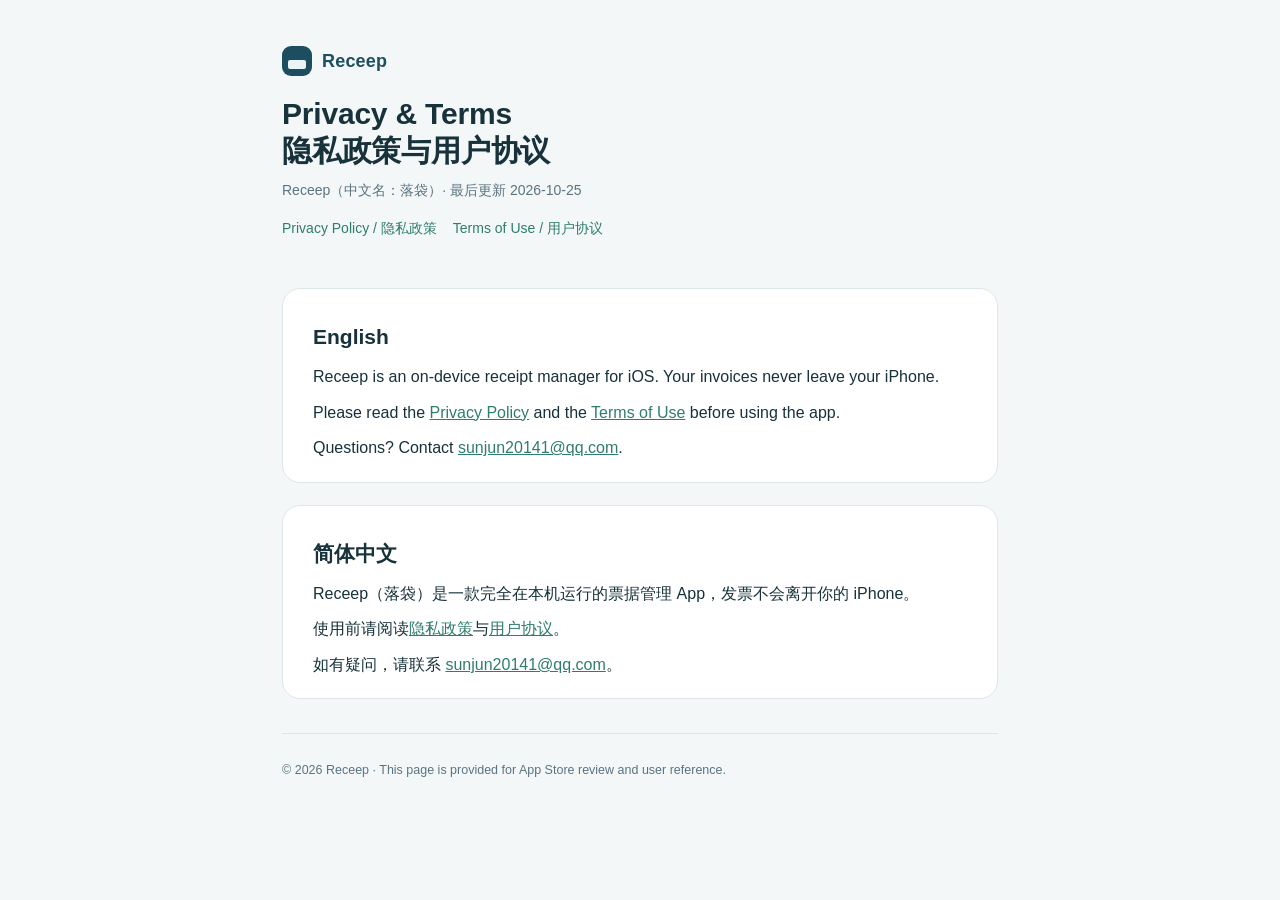
<file: index.html>
<!DOCTYPE html>
<html lang="zh-CN">
<head>
<meta charset="utf-8">
<meta name="viewport" content="width=device-width, initial-scale=1">
<title>Receep · Privacy & Terms / 隐私与条款</title>
<link rel="stylesheet" href="style.css">
</head>
<body>
<div class="wrap">
  <header class="site">
    <div class="brand"><span class="mark"></span>Receep</div>
    <h1>Privacy &amp; Terms<br>隐私政策与用户协议</h1>
    <p class="sub">Receep（中文名：落袋）· 最后更新 2026-10-25</p>
    <nav class="legal">
      <a href="privacy.html">Privacy Policy / 隐私政策</a>
      <a href="terms.html">Terms of Use / 用户协议</a>
    </nav>
  </header>

  <section class="lang">
    <h2>English</h2>
    <p>Receep is an on-device receipt manager for iOS. Your invoices never leave your iPhone.</p>
    <p>Please read the <a href="privacy.html">Privacy Policy</a> and the <a href="terms.html">Terms of Use</a> before using the app.</p>
    <p>Questions? Contact <a href="mailto:sunjun20141@qq.com">sunjun20141@qq.com</a>.</p>
  </section>

  <section class="lang">
    <h2>简体中文</h2>
    <p>Receep（落袋）是一款完全在本机运行的票据管理 App，发票不会离开你的 iPhone。</p>
    <p>使用前请阅读<a href="privacy.html">隐私政策</a>与<a href="terms.html">用户协议</a>。</p>
    <p>如有疑问，请联系 <a href="mailto:sunjun20141@qq.com">sunjun20141@qq.com</a>。</p>
  </section>

  <footer class="site">
    © 2026 Receep · This page is provided for App Store review and user reference.
  </footer>
</div>
</body>
</html>
</file>
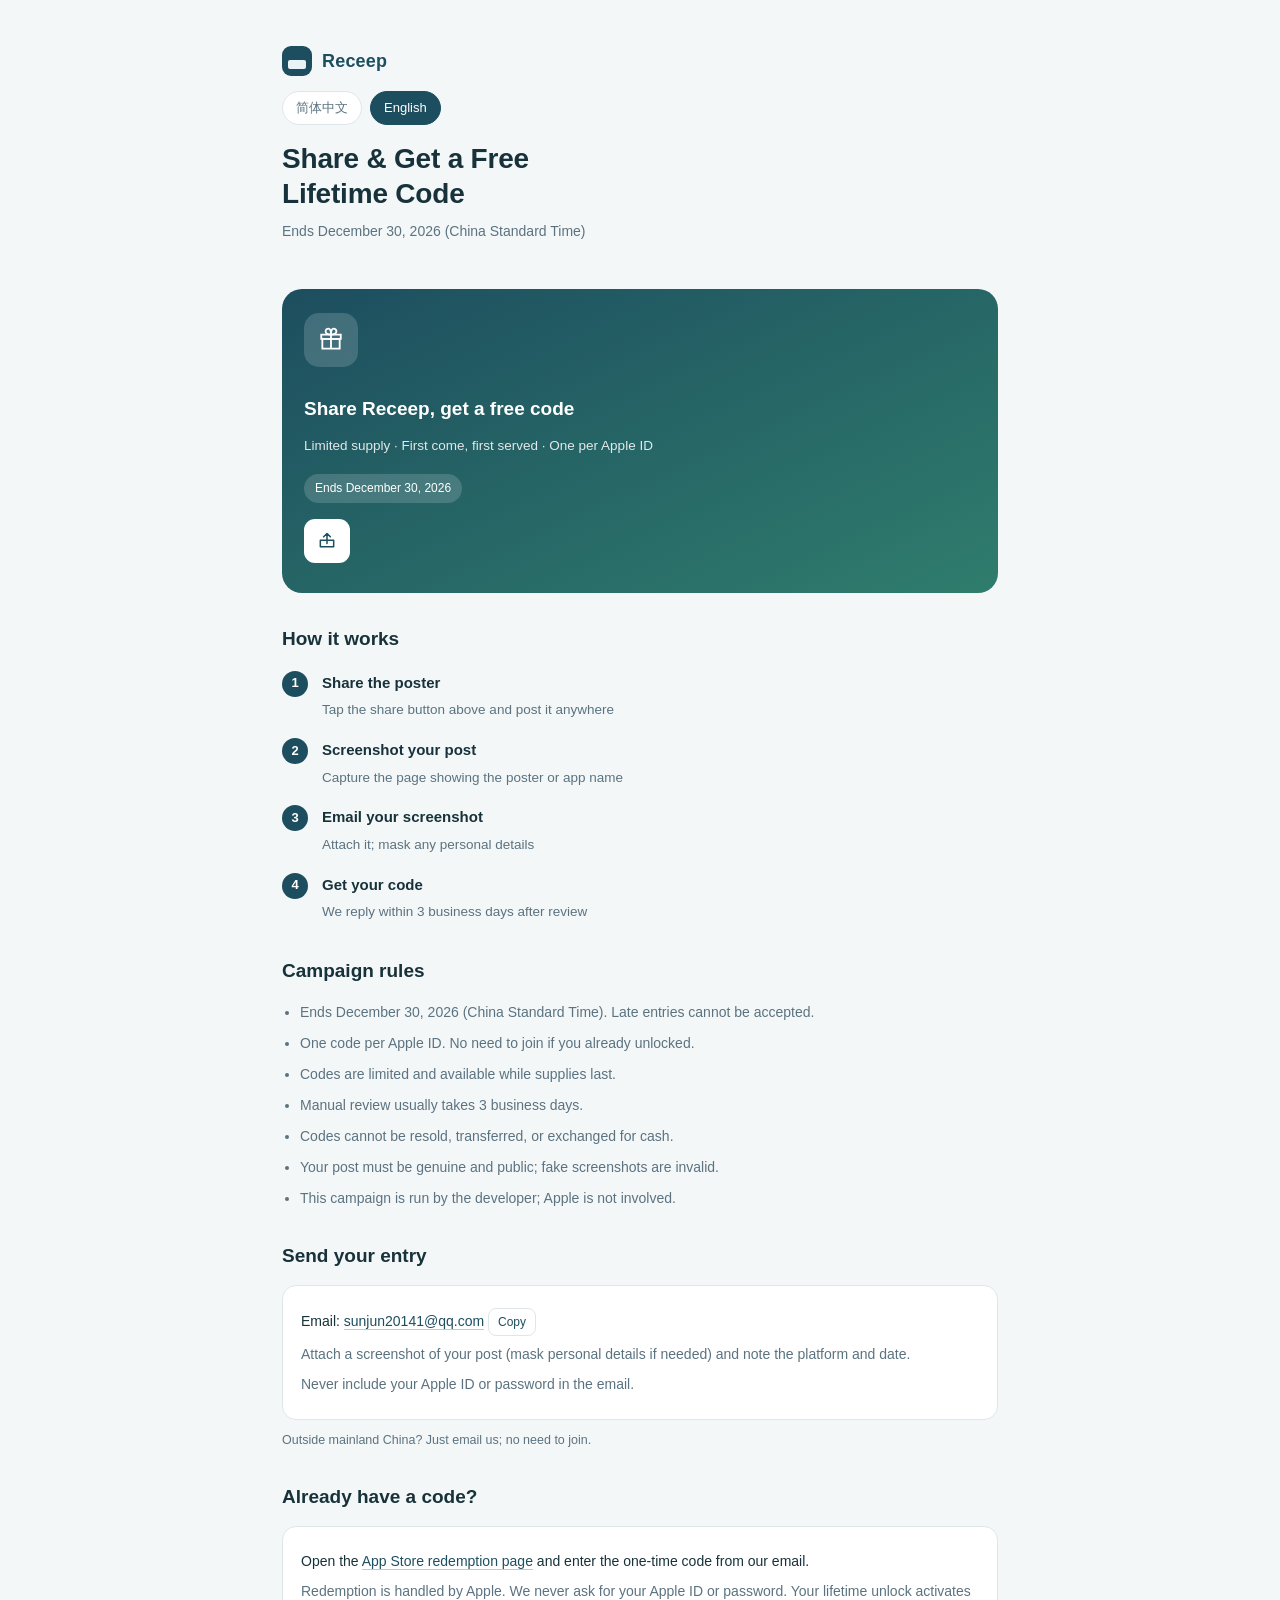
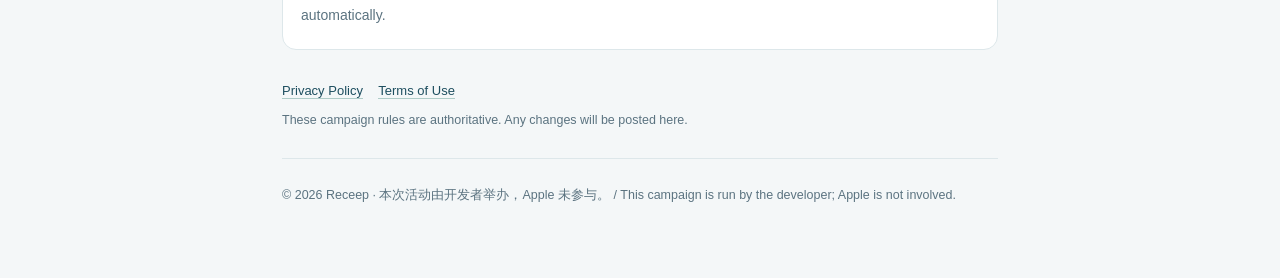
<file: campaign.html>
<!DOCTYPE html>
<html lang="zh-CN">
<head>
<meta charset="utf-8">
<meta name="viewport" content="viewport-fit=cover, width=device-width, initial-scale=1">
<title>分享有礼 · 免费领兑换码 / Share &amp; Get a Code</title>
<meta name="description" content="分享落袋（Receep）至社交平台，凭截图领取永久版兑换码。活动截止 2026 年 12 月 30 日。">
<meta property="og:title" content="落袋 Receep 分享有礼 · 免费领兑换码">
<meta property="og:description" content="分享落袋至社交平台，凭截图领取永久版兑换码。活动截止 2026 年 12 月 30 日。">
<link rel="stylesheet" href="style.css">
<style>
  .campaign h1 { font-size: 28px; margin: 16px 0 8px; }
  .lang-switch { display: flex; gap: 8px; margin-top: 14px; }
  .lang-switch button {
    border: 1px solid var(--line); background: #fff; color: var(--muted);
    border-radius: 999px; padding: 5px 13px; font: inherit; font-size: 13px; cursor: pointer;
  }
  .lang-switch button.on { background: var(--brand); border-color: var(--brand); color: #fff; }
  .hero {
    background: linear-gradient(155deg, #1d4e5f 0%, #2f7d6d 100%);
    color: #fff; border-radius: 20px; padding: 24px 22px 22px; margin: 20px 0 10px;
  }
  .hero .gift {
    width: 54px; height: 54px; border-radius: 15px;
    background: rgba(255,255,255,.16); display: flex; align-items: center; justify-content: center;
    margin-bottom: 14px;
  }
  .hero h2 { color: #fff; font-size: 23px; line-height: 1.3; margin: 0 0 8px; }
  .hero p { color: rgba(255,255,255,.86); font-size: 13.5px; margin: 0 0 16px; }
  .pill {
    display: inline-block; background: rgba(255,255,255,.16); border-radius: 999px;
    padding: 4px 11px; font-size: 12px; color: #fff; margin-bottom: 16px;
  }
  .btn {
    display: inline-block; border-radius: 11px; padding: 11px 18px; font-size: 14px;
    font-weight: 600; text-decoration: none; margin: 0 8px 8px 0; cursor: pointer;
    border: 1px solid transparent;
  }
  .btn.primary { background: #fff; color: var(--brand); }
  .btn.ghost { border-color: rgba(255,255,255,.55); color: #fff; }
  .btn.share {
    width: 46px; height: 44px; padding: 0;
    display: inline-flex; align-items: center; justify-content: center;
    vertical-align: top;
  }
  .campaign h2 { font-size: 19px; margin: 30px 0 12px; }
  .steps { list-style: none; padding: 0; margin: 0; counter-reset: step; }
  .steps li { position: relative; padding-left: 40px; margin: 14px 0; }
  .steps li::before {
    counter-increment: step; content: counter(step);
    position: absolute; left: 0; top: 1px; width: 26px; height: 26px;
    background: var(--brand); color: #fff; border-radius: 50%;
    font-size: 13px; font-weight: 700; display: flex; align-items: center; justify-content: center;
  }
  .steps strong { display: block; font-size: 15px; }
  .steps span { color: var(--muted); font-size: 13.5px; }
  .rules { padding-left: 18px; margin: 0; }
  .rules li { margin: 7px 0; font-size: 14px; color: var(--muted); }
  .card {
    background: var(--card); border: 1px solid var(--line); border-radius: 14px;
    padding: 16px 18px; margin: 10px 0;
  }
  .card p { margin: 6px 0; font-size: 14px; }
  .hint { color: var(--muted); font-size: 12.5px; }
  .copy {
    border: 1px solid var(--line); background: #fff; color: var(--brand);
    border-radius: 8px; padding: 3px 9px; font: inherit; font-size: 12px; cursor: pointer;
  }
  .qr { width: 240px; max-width: 100%; display: block; margin: 14px auto 6px; border-radius: 12px; border: 1px solid var(--line); }
  .link { color: var(--brand); text-decoration: none; border-bottom: 1px solid rgba(47,125,109,.35); }
  .cn-reveal {
    display: inline-block; border: 1px solid var(--line); background: #fff; color: var(--brand);
    border-radius: 10px; padding: 8px 12px; font: inherit; font-size: 13px; cursor: pointer; margin: 4px 0 8px;
  }
  .legal-links { margin-top: 30px; font-size: 13px; }
  .legal-links a { margin-right: 12px; }
  footer.site { margin-top: 26px; }
</style>
</head>
<body>
<div class="wrap campaign">
  <header class="site">
    <div class="brand"><span class="mark"></span><span data-lang="zh">落袋</span><span data-lang="en" hidden>Receep</span></div>
    <div class="lang-switch">
      <button type="button" data-set-lang="zh" class="on">简体中文</button>
      <button type="button" data-set-lang="en">English</button>
    </div>
    <h1 data-lang="zh">分享有礼<br>免费领永久版兑换码</h1>
    <h1 data-lang="en" hidden>Share &amp; Get a Free<br>Lifetime Code</h1>
    <p class="sub" data-lang="zh">活动截止 2026 年 12 月 30 日（北京时间）</p>
    <p class="sub" data-lang="en" hidden>Ends December 30, 2026 (China Standard Time)</p>
  </header>

  <section data-lang="zh">
    <div class="hero">
      <div class="gift">
        <svg width="26" height="26" viewBox="0 0 24 24" fill="none" aria-hidden="true">
          <path d="M4 11h16v9H4v-9Z" stroke="#fff" stroke-width="1.7"/>
          <path d="M3 7h18v4H3V7Z" stroke="#fff" stroke-width="1.7"/>
          <path d="M12 7v13M12 7c-3.5 0-5-1.2-5-3s1.5-2.5 2.6-2.5C11 1.5 12 3.5 12 7Zm0 0c3.5 0 5-1.2 5-3s-1.5-2.5-2.6-2.5C13 1.5 12 3.5 12 7Z" stroke="#fff" stroke-width="1.7"/>
        </svg>
      </div>
      <h2>分享落袋，免费领兑换码</h2>
      <p>数量有限 · 先到先得 · 每个 Apple ID 限一次</p>
      <span class="pill">活动截止：2026 年 12 月 30 日</span>
      <div>
        <button type="button" class="btn primary share" data-share aria-label="分享海报">
          <svg width="20" height="20" viewBox="0 0 24 24" fill="none" stroke="currentColor"
               stroke-width="1.8" stroke-linecap="round" stroke-linejoin="round" aria-hidden="true">
            <path d="M12 15V3M8 7l4-4 4 4"/>
            <path d="M4 11h16v8H4z"/>
          </svg>
        </button>
      </div>
    </div>

    <h2>参与方式</h2>
    <ol class="steps">
      <li><strong>分享海报</strong><span>点上方分享按钮，用系统分享面板发到任意社交平台</span></li>
      <li><strong>截图已发布的内容</strong><span>截取包含海报或 App 名称的页面</span></li>
      <li><strong>发送到活动邮箱</strong><span>附上截图，可先打码个人信息</span></li>
      <li><strong>收到兑换码</strong><span>人工核验后 3 个工作日内回复</span></li>
    </ol>

    <h2>活动规则</h2>
    <ul class="rules">
      <li>活动截止 2026 年 12 月 30 日（北京时间），逾期提交不再受理。</li>
      <li>每个 Apple ID 限领一次，已解锁用户无需参与。</li>
      <li>兑换码数量有限，先到先得，送完即止。</li>
      <li>人工核验通常需要 3 个工作日。</li>
      <li>兑换码不可转售、转让或兑换现金。</li>
      <li>分享内容需真实公开，禁止伪造截图。</li>
      <li>本次活动由开发者举办，Apple 未参与。</li>
    </ul>

    <h2>发送申请</h2>
    <div class="card">
      <p>邮箱：<a class="link" href="mailto:sunjun20141@qq.com?subject=Receep%20%E5%88%86%E4%BA%AB%E6%9C%89%E7%A4%BC%20%C2%B7%20%E5%85%91%E6%8D%A2%E7%A0%81%E7%94%B3%E8%AF%B7">sunjun20141@qq.com</a>
        <button type="button" class="copy" data-copy="sunjun20141@qq.com" data-copied="已复制">复制</button>
      </p>
      <p class="hint">请附上分享截图（可打码个人信息），并注明分享平台与时间。</p>
      <p class="hint">请勿在邮件中发送 Apple ID 或密码。</p>
    </div>

    <div class="cn-only">
      <h2>中国大陆用户</h2>
      <div class="card">
        <p>QQ 群：<strong>468141972</strong>（app技术交流）</p>
        <img class="qr" src="assets/qq-group.jpg" alt="QQ 群二维码：468141972">
        <p class="hint">扫码加入，群内会同步活动进度与发放说明。</p>
      </div>
    </div>
    <p class="hint cn-reveal-wrap">不在中国大陆？直接发邮件即可，无需加群。</p>

    <h2>已收到兑换码？</h2>
    <div class="card">
      <p>打开 <a class="link" href="https://apps.apple.com/redeem">App Store 兑换页面</a>，输入邮件中的一次性兑换码。</p>
      <p class="hint">兑换由 Apple 处理，App 内不会索取 Apple ID 或密码。兑换成功后，永久版权益会自动生效。</p>
    </div>

    <p class="legal-links">
      <a class="link" href="privacy.html">隐私政策</a>
      <a class="link" href="terms.html">用户协议</a>
    </p>
    <p class="hint">活动规则以本页为准，如有调整会在此更新。</p>
  </section>

  <section data-lang="en" hidden>
    <div class="hero">
      <div class="gift">
        <svg width="26" height="26" viewBox="0 0 24 24" fill="none" aria-hidden="true">
          <path d="M4 11h16v9H4v-9Z" stroke="#fff" stroke-width="1.7"/>
          <path d="M3 7h18v4H3V7Z" stroke="#fff" stroke-width="1.7"/>
          <path d="M12 7v13M12 7c-3.5 0-5-1.2-5-3s1.5-2.5 2.6-2.5C11 1.5 12 3.5 12 7Zm0 0c3.5 0 5-1.2 5-3s-1.5-2.5-2.6-2.5C13 1.5 12 3.5 12 7Z" stroke="#fff" stroke-width="1.7"/>
        </svg>
      </div>
      <h2>Share Receep, get a free code</h2>
      <p>Limited supply · First come, first served · One per Apple ID</p>
      <span class="pill">Ends December 30, 2026</span>
      <div>
        <button type="button" class="btn primary share" data-share aria-label="Share poster">
          <svg width="20" height="20" viewBox="0 0 24 24" fill="none" stroke="currentColor"
               stroke-width="1.8" stroke-linecap="round" stroke-linejoin="round" aria-hidden="true">
            <path d="M12 15V3M8 7l4-4 4 4"/>
            <path d="M4 11h16v8H4z"/>
          </svg>
        </button>
      </div>
    </div>

    <h2>How it works</h2>
    <ol class="steps">
      <li><strong>Share the poster</strong><span>Tap the share button above and post it anywhere</span></li>
      <li><strong>Screenshot your post</strong><span>Capture the page showing the poster or app name</span></li>
      <li><strong>Email your screenshot</strong><span>Attach it; mask any personal details</span></li>
      <li><strong>Get your code</strong><span>We reply within 3 business days after review</span></li>
    </ol>

    <h2>Campaign rules</h2>
    <ul class="rules">
      <li>Ends December 30, 2026 (China Standard Time). Late entries cannot be accepted.</li>
      <li>One code per Apple ID. No need to join if you already unlocked.</li>
      <li>Codes are limited and available while supplies last.</li>
      <li>Manual review usually takes 3 business days.</li>
      <li>Codes cannot be resold, transferred, or exchanged for cash.</li>
      <li>Your post must be genuine and public; fake screenshots are invalid.</li>
      <li>This campaign is run by the developer; Apple is not involved.</li>
    </ul>

    <h2>Send your entry</h2>
    <div class="card">
      <p>Email: <a class="link" href="mailto:sunjun20141@qq.com?subject=Receep%20share%20campaign%20%E2%80%93%20code%20request">sunjun20141@qq.com</a>
        <button type="button" class="copy" data-copy="sunjun20141@qq.com" data-copied="Copied">Copy</button>
      </p>
      <p class="hint">Attach a screenshot of your post (mask personal details if needed) and note the platform and date.</p>
      <p class="hint">Never include your Apple ID or password in the email.</p>
    </div>

    <div class="cn-only">
      <h2>Mainland China</h2>
      <div class="card">
        <p>QQ group: <strong>468141972</strong> (app技术交流)</p>
        <img class="qr" src="assets/qq-group.jpg" alt="QQ group QR code: 468141972">
        <p class="hint">Scan to join. Campaign updates are also posted in the group.</p>
      </div>
    </div>
    <p class="hint cn-reveal-wrap">Outside mainland China? Just email us; no need to join.</p>

    <h2>Already have a code?</h2>
    <div class="card">
      <p>Open the <a class="link" href="https://apps.apple.com/redeem">App Store redemption page</a> and enter the one-time code from our email.</p>
      <p class="hint">Redemption is handled by Apple. We never ask for your Apple ID or password. Your lifetime unlock activates automatically.</p>
    </div>

    <p class="legal-links">
      <a class="link" href="privacy.html">Privacy Policy</a>
      <a class="link" href="terms.html">Terms of Use</a>
    </p>
    <p class="hint">These campaign rules are authoritative. Any changes will be posted here.</p>
  </section>

  <footer class="site">
    © 2026 Receep · 本次活动由开发者举办，Apple 未参与。 / This campaign is run by the developer; Apple is not involved.
  </footer>
</div>

<script>
(function () {
  var params = new URLSearchParams(location.search);
  var lang = (params.get('lang') || '').toLowerCase();
  var isZh = lang.indexOf('zh') === 0 || (!lang && (navigator.language || '').toLowerCase().indexOf('zh') === 0);
  var current = isZh ? 'zh' : 'en';

  function setLang(next) {
    current = next;
    document.querySelectorAll('[data-lang]').forEach(function (el) {
      el.hidden = el.getAttribute('data-lang') !== next;
    });
    document.querySelectorAll('[data-set-lang]').forEach(function (btn) {
      btn.classList.toggle('on', btn.getAttribute('data-set-lang') === next);
    });
    document.querySelectorAll('[data-share]').forEach(function (btn) {
      btn.setAttribute('aria-label', next === 'zh' ? '分享海报' : 'Share poster');
    });
    document.documentElement.lang = next === 'zh' ? 'zh-CN' : 'en';
  }

  document.querySelectorAll('[data-set-lang]').forEach(function (btn) {
    btn.addEventListener('click', function () { setLang(btn.getAttribute('data-set-lang')); });
  });
  setLang(current);

  var region = params.get('region');
  var isCN = region ? region === 'cn'
    : ((Intl.DateTimeFormat().resolvedOptions().timeZone === 'Asia/Shanghai')
       || (navigator.language || '').toLowerCase().indexOf('zh') === 0);
  document.querySelectorAll('.cn-only').forEach(function (el) { el.hidden = !isCN; });
  document.querySelectorAll('.cn-reveal-wrap').forEach(function (el) { el.hidden = isCN; });

  document.querySelectorAll('[data-copy]').forEach(function (btn) {
    btn.addEventListener('click', function () {
      var text = btn.getAttribute('data-copy');
      var done = function () {
        var old = btn.textContent;
        btn.textContent = btn.getAttribute('data-copied') || 'Copied';
        setTimeout(function () { btn.textContent = old; }, 1600);
      };
      if (navigator.clipboard) {
        navigator.clipboard.writeText(text).then(done, done);
      } else { done(); }
    });
  });

  var bridge = window.webkit && window.webkit.messageHandlers && window.webkit.messageHandlers.receepShare;

  function sharePosterOnWeb() {
    var zh = current === 'zh';
    var src = 'assets/poster-' + (zh ? 'zh' : 'en') + '.png';
    var title = zh ? '落袋 · 票据只在本机' : 'Receep · on-device receipt manager';
    var link = new URL(src, location.href).href;
    if (!navigator.share) { window.location.href = src; return; }
    fetch(src).then(function (r) { return r.blob(); }).then(function (blob) {
      if (typeof File !== 'function') {
        return navigator.share({ title: title, text: title, url: link });
      }
      var file = new File([blob], zh ? '落袋-海报.png' : 'Receep-Poster.png', { type: blob.type || 'image/png' });
      if (navigator.canShare && navigator.canShare({ files: [file] })) {
        return navigator.share({ files: [file], title: title });
      }
      return navigator.share({ title: title, text: title, url: link });
    }).catch(function (err) {
      if (err && err.name === 'AbortError') return;
      window.location.href = src;
    });
  }

  document.querySelectorAll('[data-share]').forEach(function (btn) {
    btn.addEventListener('click', function () {
      if (bridge) {
        // 在 App 内由原生代码接管，直接分享内置海报
        bridge.postMessage({ lang: current });
      } else {
        sharePosterOnWeb();
      }
    });
  });
})();
</script>
</body>
</html>
</file>
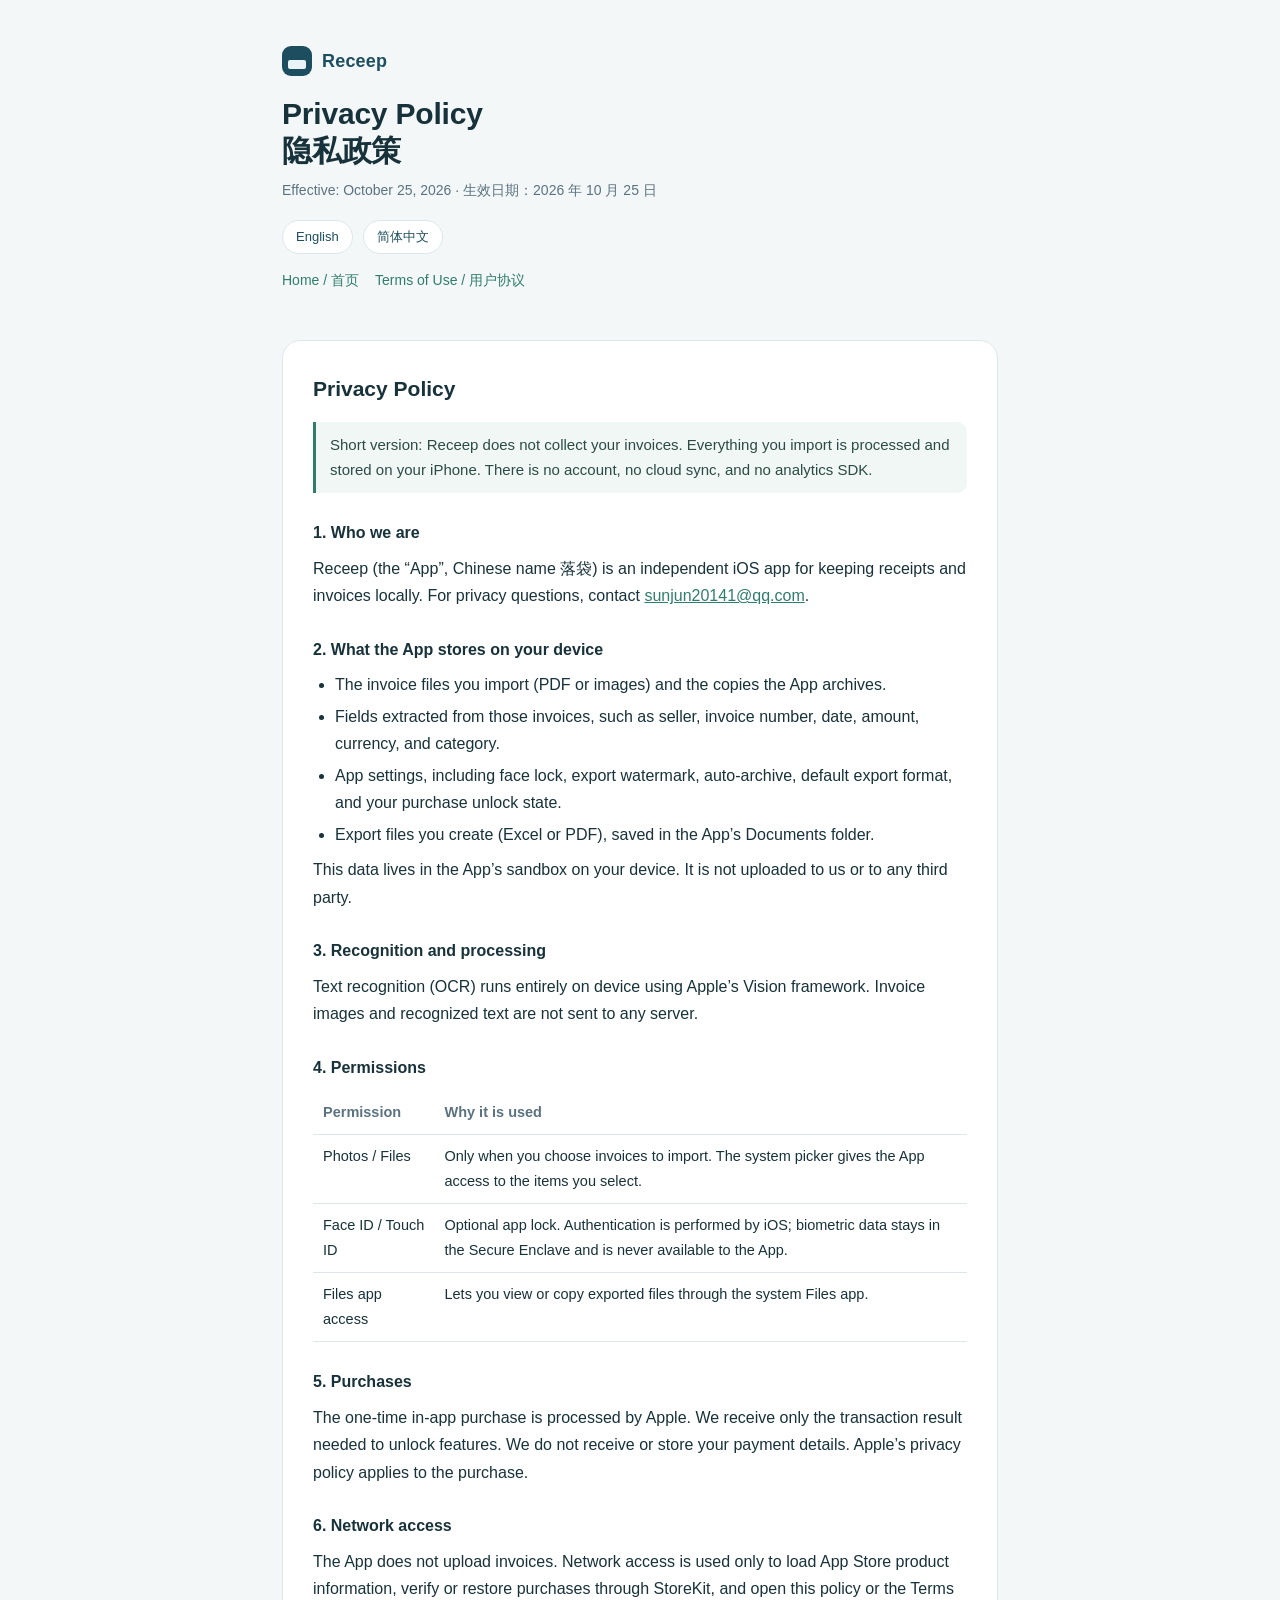
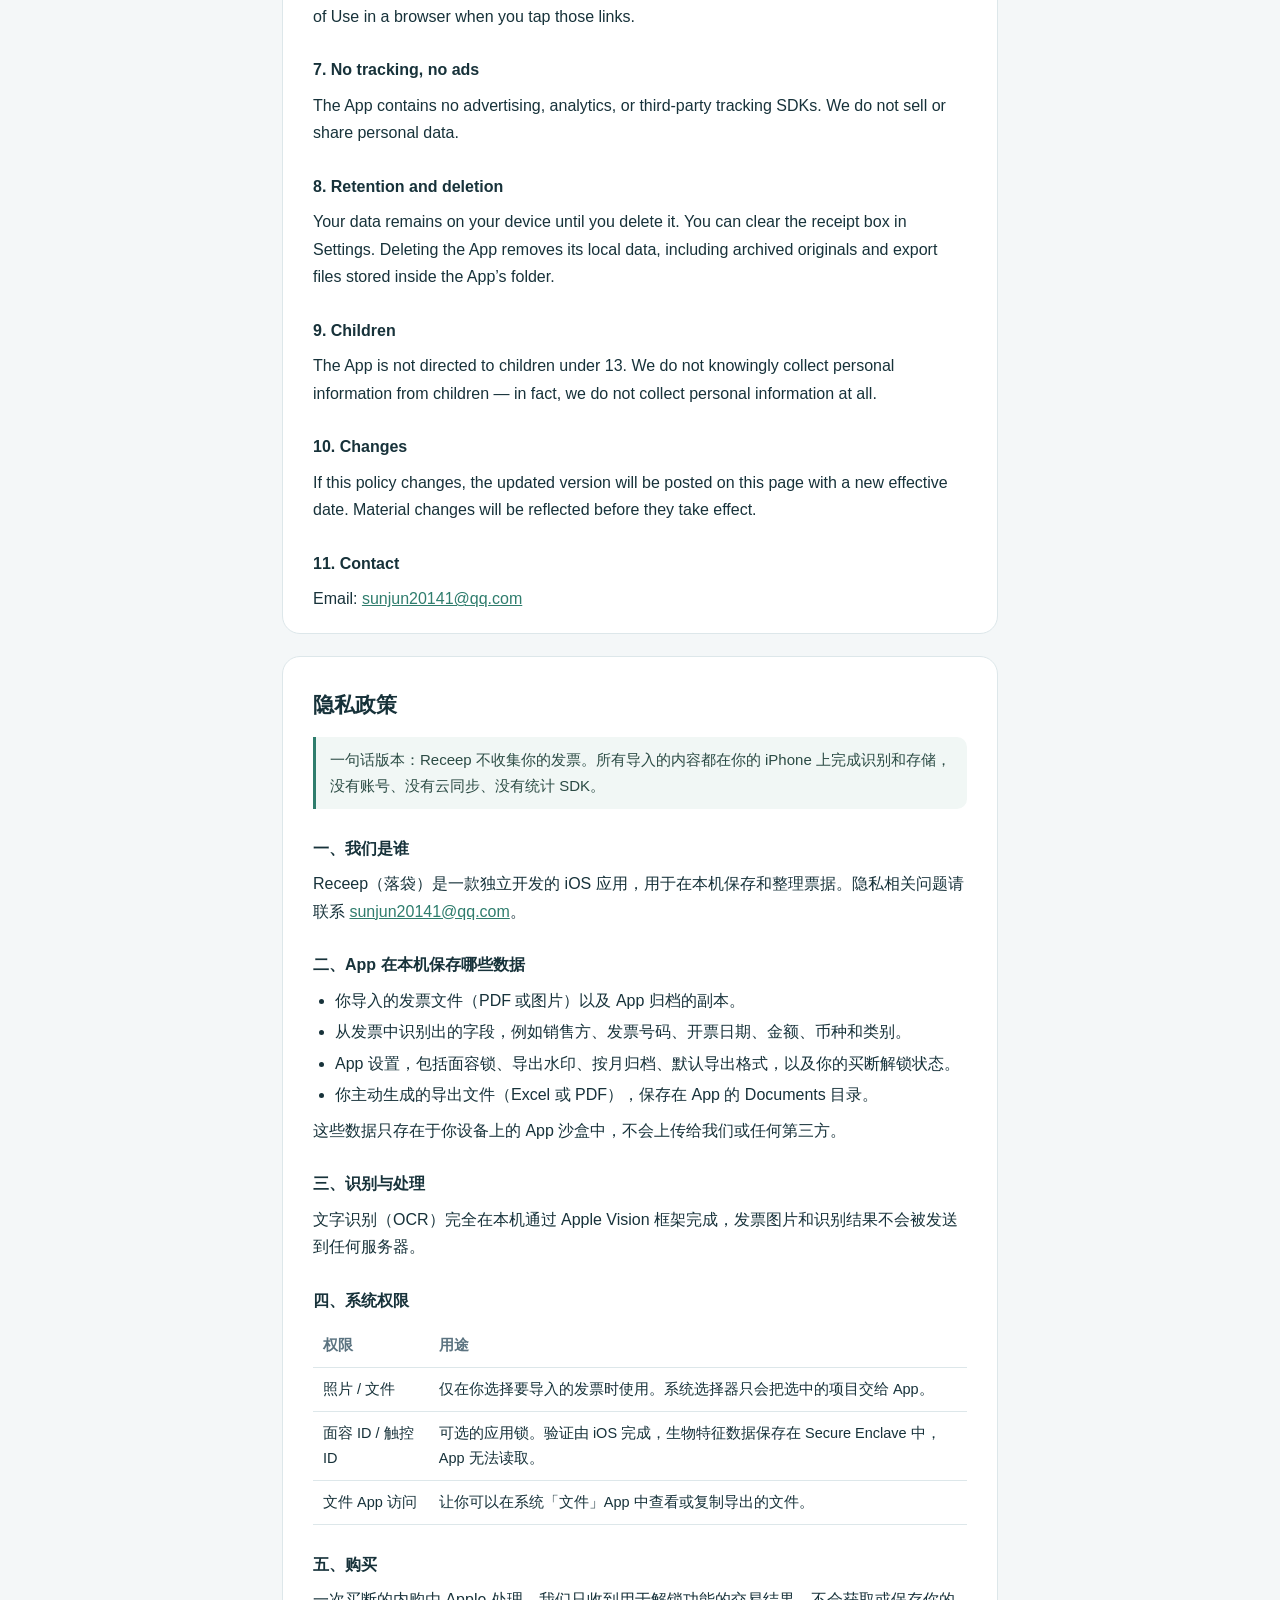
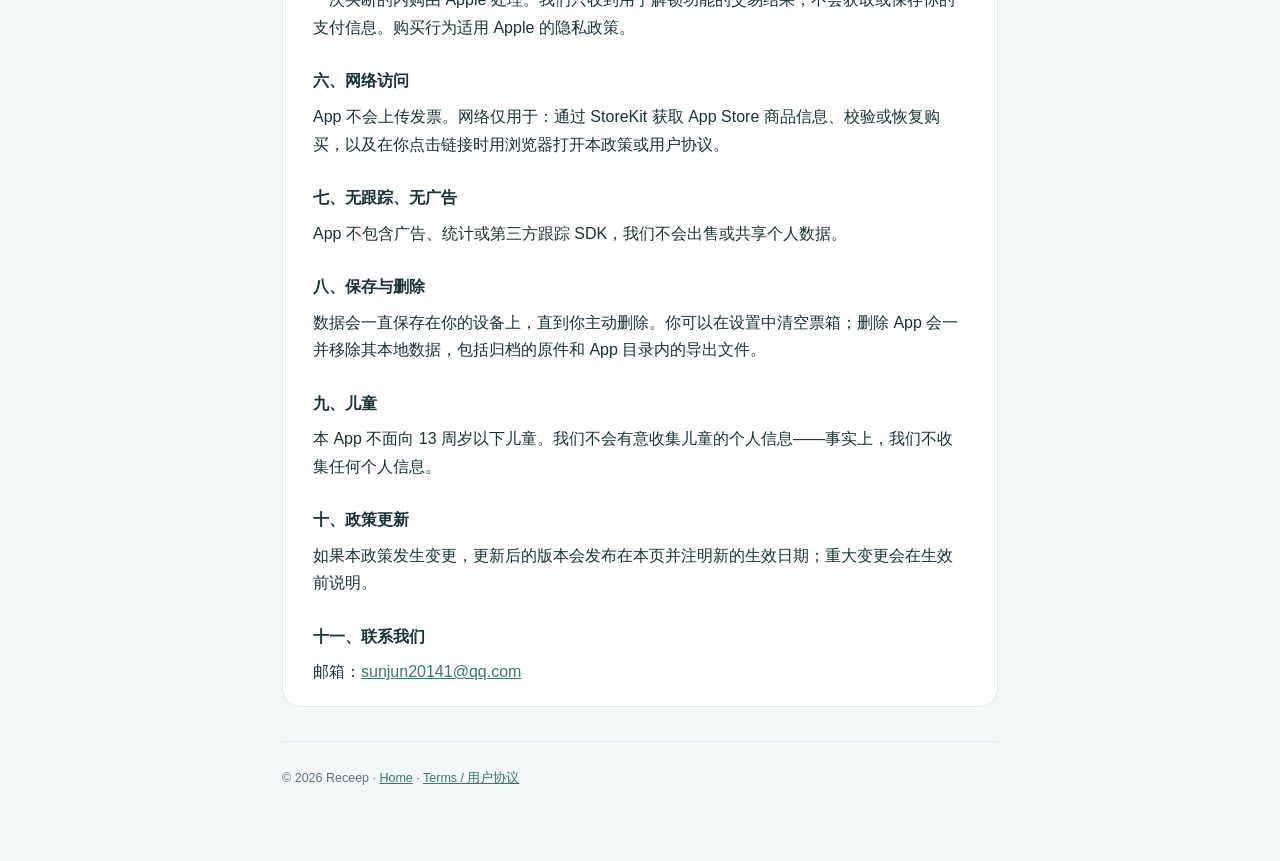
<file: privacy.html>
<!DOCTYPE html>
<html lang="zh-CN">
<head>
<meta charset="utf-8">
<meta name="viewport" content="width=device-width, initial-scale=1">
<title>Privacy Policy · 隐私政策 — Receep</title>
<link rel="stylesheet" href="style.css">
</head>
<body>
<div class="wrap">
  <header class="site">
    <div class="brand"><span class="mark"></span>Receep</div>
    <h1>Privacy Policy<br>隐私政策</h1>
    <p class="sub">Effective: October 25, 2026 · 生效日期：2026 年 10 月 25 日</p>
    <nav class="lang">
      <a href="#en">English</a>
      <a href="#zh">简体中文</a>
    </nav>
    <nav class="legal">
      <a href="index.html">Home / 首页</a>
      <a href="terms.html">Terms of Use / 用户协议</a>
    </nav>
  </header>

  <section class="lang" id="en" lang="en">
    <h2>Privacy Policy</h2>
    <p class="note">Short version: Receep does not collect your invoices. Everything you import is processed and stored on your iPhone. There is no account, no cloud sync, and no analytics SDK.</p>

    <h3>1. Who we are</h3>
    <p>Receep (the “App”, Chinese name 落袋) is an independent iOS app for keeping receipts and invoices locally. For privacy questions, contact <a href="mailto:sunjun20141@qq.com">sunjun20141@qq.com</a>.</p>

    <h3>2. What the App stores on your device</h3>
    <ul>
      <li>The invoice files you import (PDF or images) and the copies the App archives.</li>
      <li>Fields extracted from those invoices, such as seller, invoice number, date, amount, currency, and category.</li>
      <li>App settings, including face lock, export watermark, auto-archive, default export format, and your purchase unlock state.</li>
      <li>Export files you create (Excel or PDF), saved in the App’s Documents folder.</li>
    </ul>
    <p>This data lives in the App’s sandbox on your device. It is not uploaded to us or to any third party.</p>

    <h3>3. Recognition and processing</h3>
    <p>Text recognition (OCR) runs entirely on device using Apple’s Vision framework. Invoice images and recognized text are not sent to any server.</p>

    <h3>4. Permissions</h3>
    <table>
      <tr><th>Permission</th><th>Why it is used</th></tr>
      <tr><td>Photos / Files</td><td>Only when you choose invoices to import. The system picker gives the App access to the items you select.</td></tr>
      <tr><td>Face ID / Touch ID</td><td>Optional app lock. Authentication is performed by iOS; biometric data stays in the Secure Enclave and is never available to the App.</td></tr>
      <tr><td>Files app access</td><td>Lets you view or copy exported files through the system Files app.</td></tr>
    </table>

    <h3>5. Purchases</h3>
    <p>The one-time in-app purchase is processed by Apple. We receive only the transaction result needed to unlock features. We do not receive or store your payment details. Apple’s privacy policy applies to the purchase.</p>

    <h3>6. Network access</h3>
    <p>The App does not upload invoices. Network access is used only to load App Store product information, verify or restore purchases through StoreKit, and open this policy or the Terms of Use in a browser when you tap those links.</p>

    <h3>7. No tracking, no ads</h3>
    <p>The App contains no advertising, analytics, or third-party tracking SDKs. We do not sell or share personal data.</p>

    <h3>8. Retention and deletion</h3>
    <p>Your data remains on your device until you delete it. You can clear the receipt box in Settings. Deleting the App removes its local data, including archived originals and export files stored inside the App’s folder.</p>

    <h3>9. Children</h3>
    <p>The App is not directed to children under 13. We do not knowingly collect personal information from children — in fact, we do not collect personal information at all.</p>

    <h3>10. Changes</h3>
    <p>If this policy changes, the updated version will be posted on this page with a new effective date. Material changes will be reflected before they take effect.</p>

    <h3>11. Contact</h3>
    <p>Email: <a href="mailto:sunjun20141@qq.com">sunjun20141@qq.com</a></p>
  </section>

  <section class="lang" id="zh" lang="zh-CN">
    <h2>隐私政策</h2>
    <p class="note">一句话版本：Receep 不收集你的发票。所有导入的内容都在你的 iPhone 上完成识别和存储，没有账号、没有云同步、没有统计 SDK。</p>

    <h3>一、我们是谁</h3>
    <p>Receep（落袋）是一款独立开发的 iOS 应用，用于在本机保存和整理票据。隐私相关问题请联系 <a href="mailto:sunjun20141@qq.com">sunjun20141@qq.com</a>。</p>

    <h3>二、App 在本机保存哪些数据</h3>
    <ul>
      <li>你导入的发票文件（PDF 或图片）以及 App 归档的副本。</li>
      <li>从发票中识别出的字段，例如销售方、发票号码、开票日期、金额、币种和类别。</li>
      <li>App 设置，包括面容锁、导出水印、按月归档、默认导出格式，以及你的买断解锁状态。</li>
      <li>你主动生成的导出文件（Excel 或 PDF），保存在 App 的 Documents 目录。</li>
    </ul>
    <p>这些数据只存在于你设备上的 App 沙盒中，不会上传给我们或任何第三方。</p>

    <h3>三、识别与处理</h3>
    <p>文字识别（OCR）完全在本机通过 Apple Vision 框架完成，发票图片和识别结果不会被发送到任何服务器。</p>

    <h3>四、系统权限</h3>
    <table>
      <tr><th>权限</th><th>用途</th></tr>
      <tr><td>照片 / 文件</td><td>仅在你选择要导入的发票时使用。系统选择器只会把选中的项目交给 App。</td></tr>
      <tr><td>面容 ID / 触控 ID</td><td>可选的应用锁。验证由 iOS 完成，生物特征数据保存在 Secure Enclave 中，App 无法读取。</td></tr>
      <tr><td>文件 App 访问</td><td>让你可以在系统「文件」App 中查看或复制导出的文件。</td></tr>
    </table>

    <h3>五、购买</h3>
    <p>一次买断的内购由 Apple 处理。我们只收到用于解锁功能的交易结果，不会获取或保存你的支付信息。购买行为适用 Apple 的隐私政策。</p>

    <h3>六、网络访问</h3>
    <p>App 不会上传发票。网络仅用于：通过 StoreKit 获取 App Store 商品信息、校验或恢复购买，以及在你点击链接时用浏览器打开本政策或用户协议。</p>

    <h3>七、无跟踪、无广告</h3>
    <p>App 不包含广告、统计或第三方跟踪 SDK，我们不会出售或共享个人数据。</p>

    <h3>八、保存与删除</h3>
    <p>数据会一直保存在你的设备上，直到你主动删除。你可以在设置中清空票箱；删除 App 会一并移除其本地数据，包括归档的原件和 App 目录内的导出文件。</p>

    <h3>九、儿童</h3>
    <p>本 App 不面向 13 周岁以下儿童。我们不会有意收集儿童的个人信息——事实上，我们不收集任何个人信息。</p>

    <h3>十、政策更新</h3>
    <p>如果本政策发生变更，更新后的版本会发布在本页并注明新的生效日期；重大变更会在生效前说明。</p>

    <h3>十一、联系我们</h3>
    <p>邮箱：<a href="mailto:sunjun20141@qq.com">sunjun20141@qq.com</a></p>
  </section>

  <footer class="site">
    © 2026 Receep · <a href="index.html">Home</a> · <a href="terms.html">Terms / 用户协议</a>
  </footer>
</div>
</body>
</html>
</file>
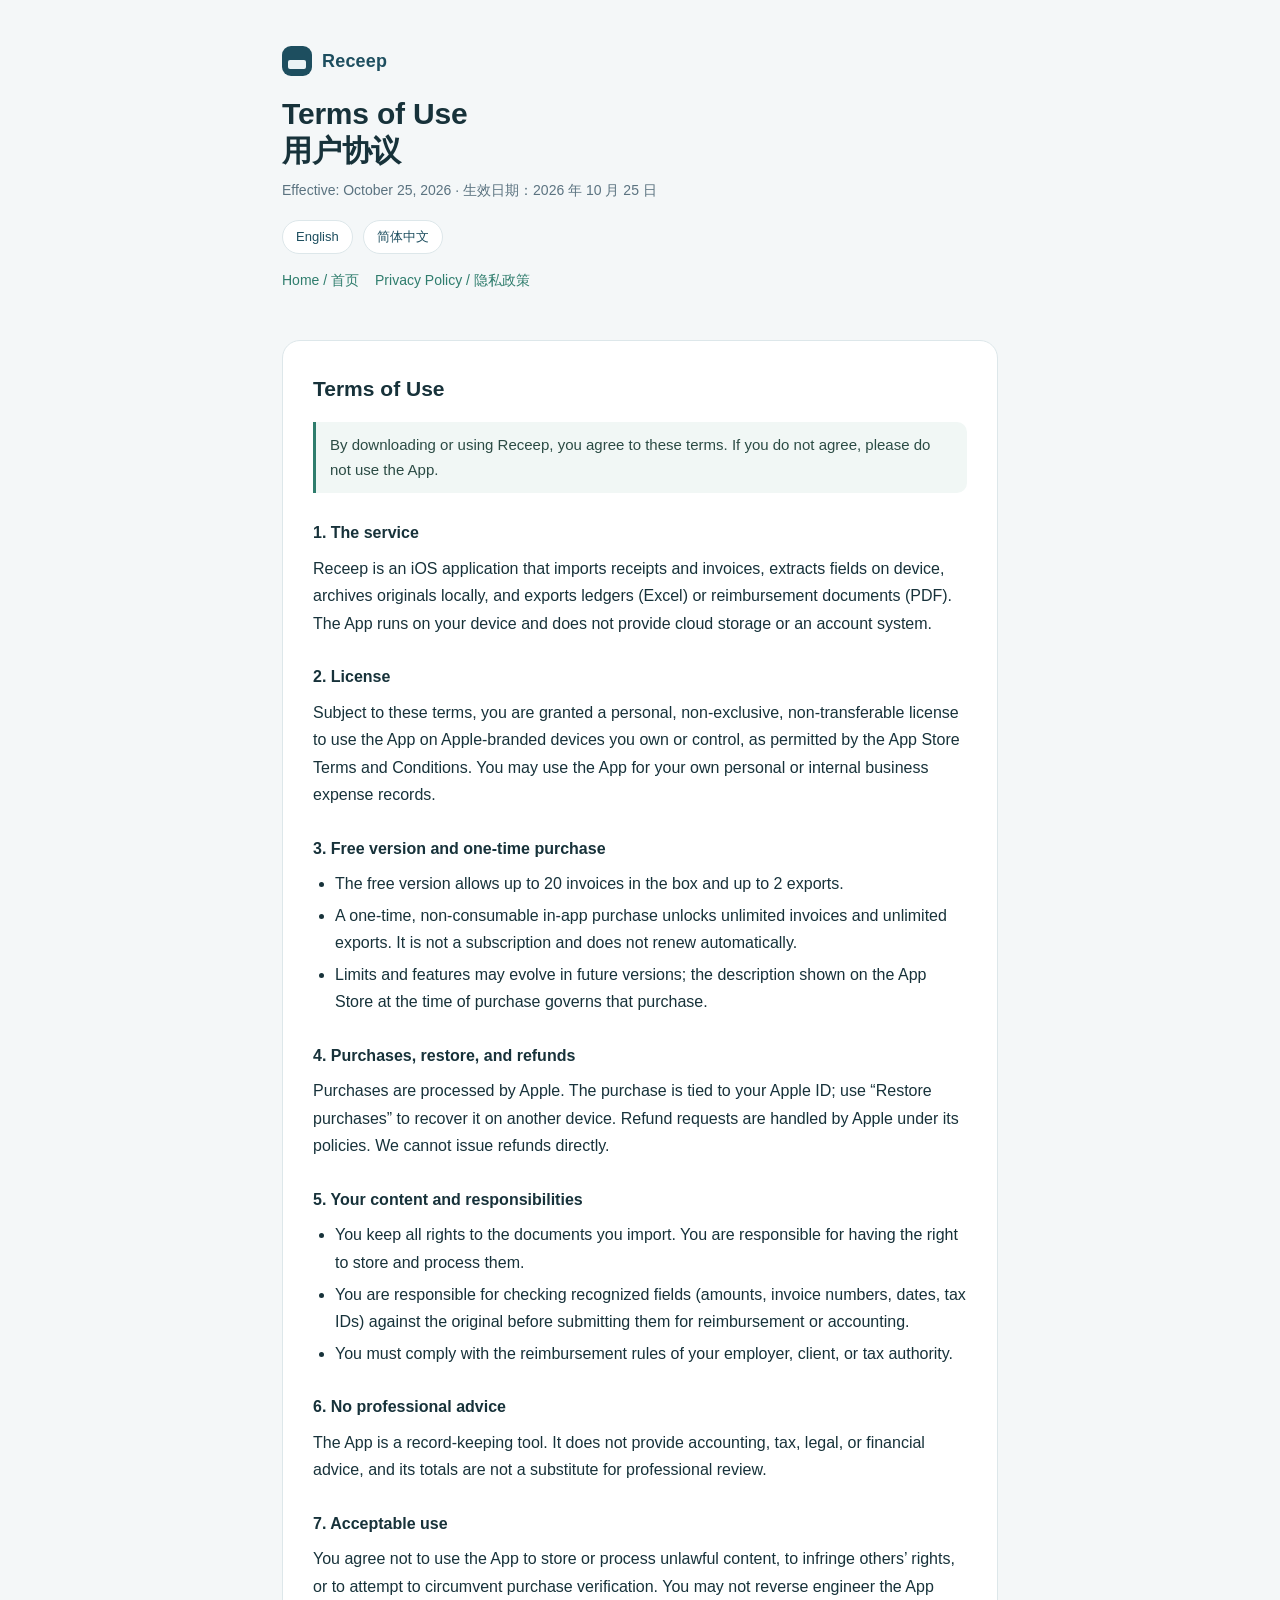
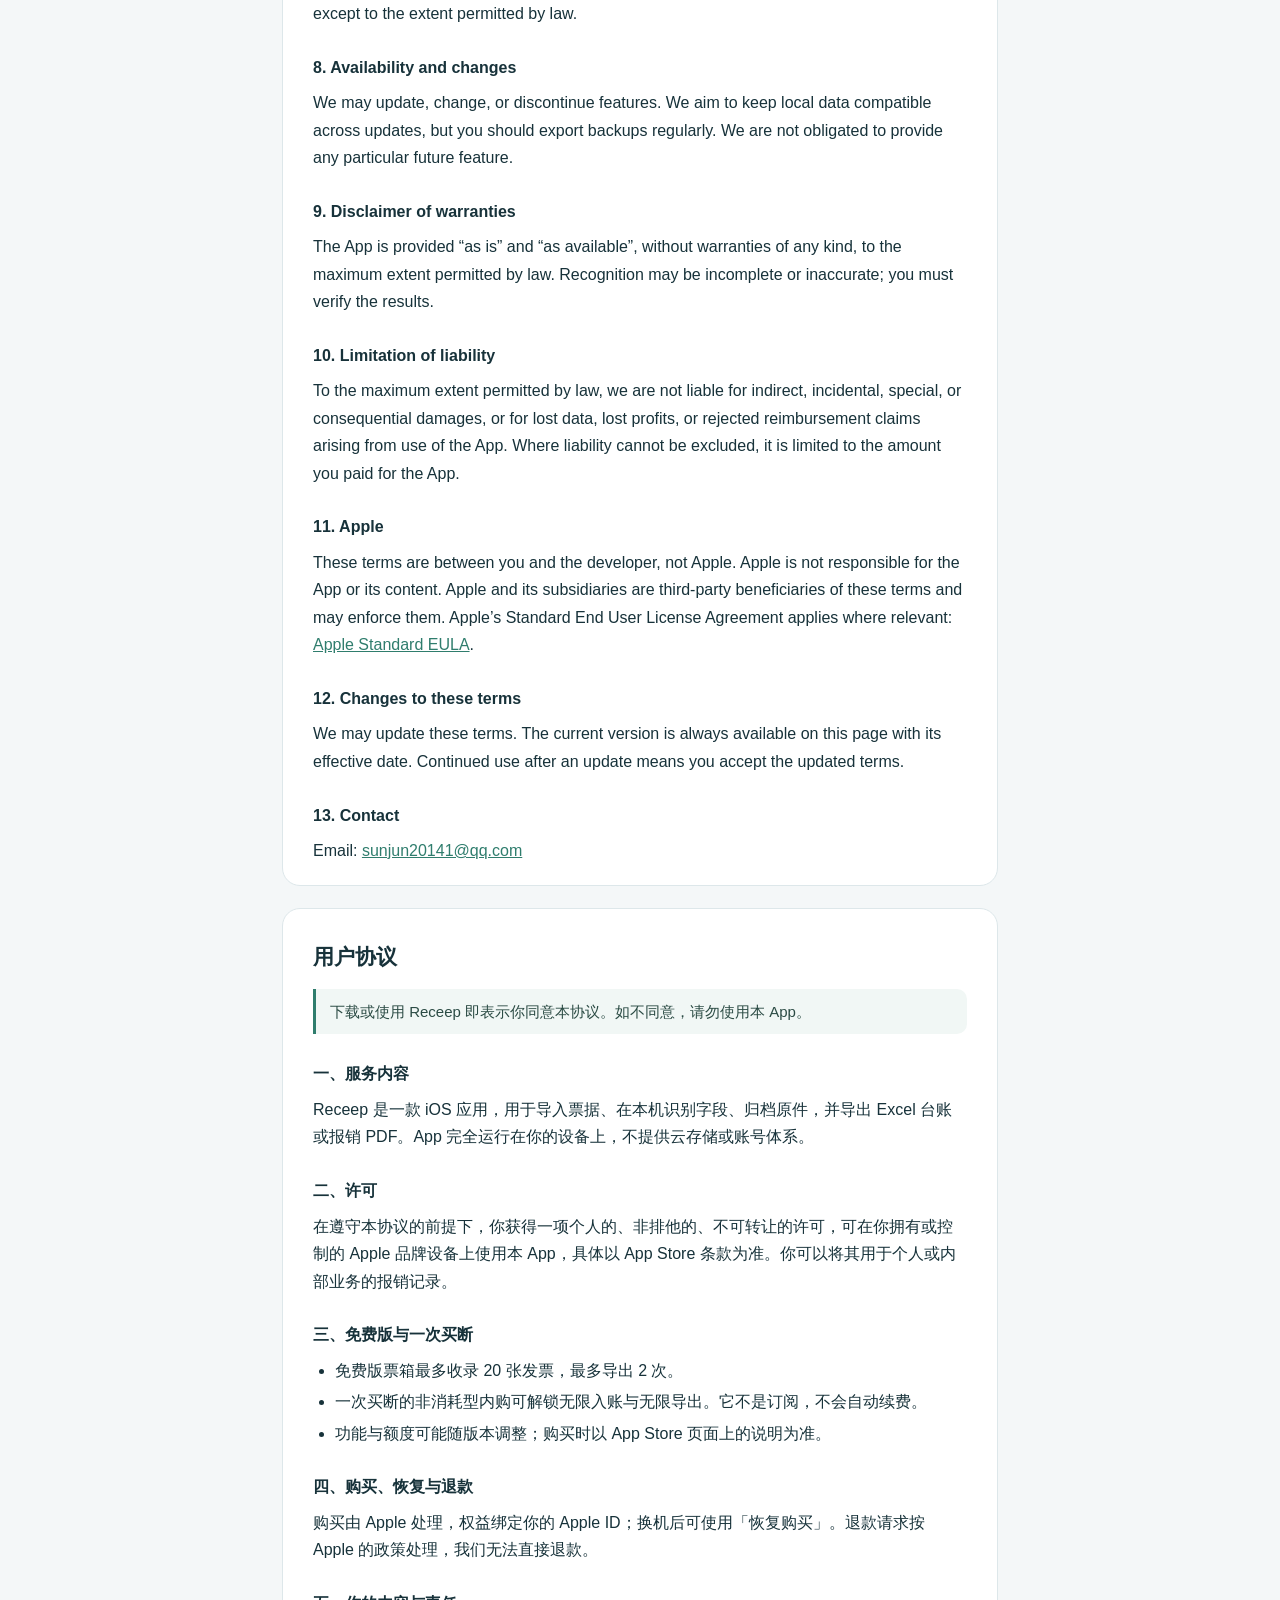
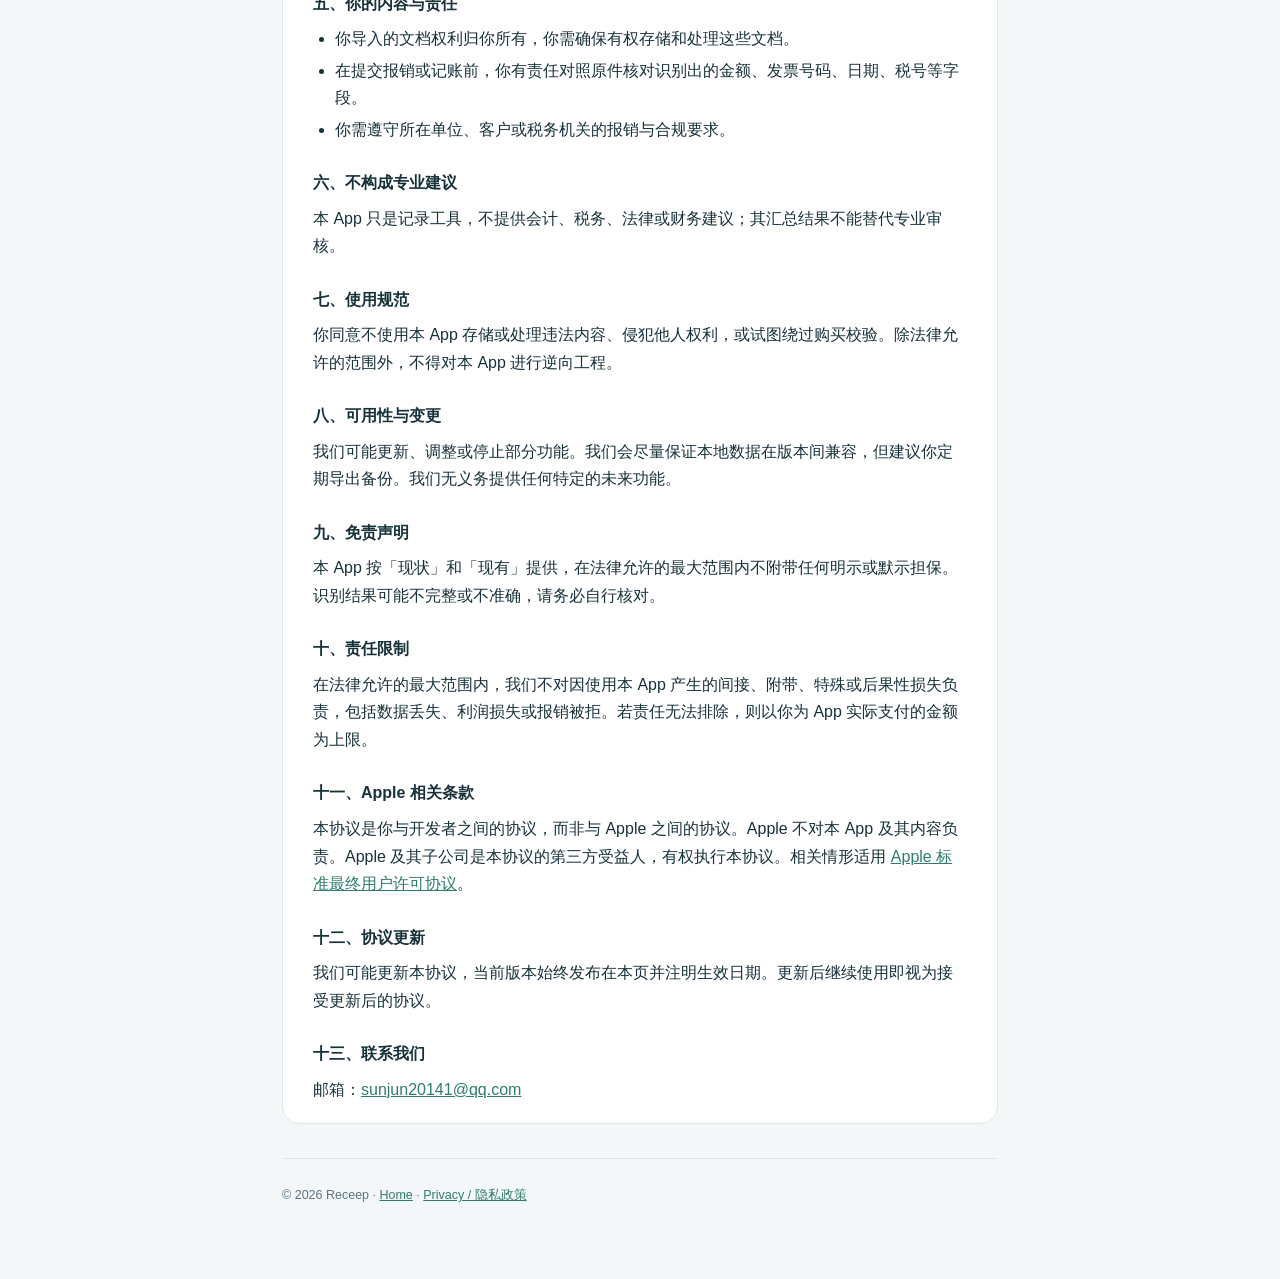
<file: terms.html>
<!DOCTYPE html>
<html lang="zh-CN">
<head>
<meta charset="utf-8">
<meta name="viewport" content="width=device-width, initial-scale=1">
<title>Terms of Use · 用户协议 — Receep</title>
<link rel="stylesheet" href="style.css">
</head>
<body>
<div class="wrap">
  <header class="site">
    <div class="brand"><span class="mark"></span>Receep</div>
    <h1>Terms of Use<br>用户协议</h1>
    <p class="sub">Effective: October 25, 2026 · 生效日期：2026 年 10 月 25 日</p>
    <nav class="lang">
      <a href="#en">English</a>
      <a href="#zh">简体中文</a>
    </nav>
    <nav class="legal">
      <a href="index.html">Home / 首页</a>
      <a href="privacy.html">Privacy Policy / 隐私政策</a>
    </nav>
  </header>

  <section class="lang" id="en" lang="en">
    <h2>Terms of Use</h2>
    <p class="note">By downloading or using Receep, you agree to these terms. If you do not agree, please do not use the App.</p>

    <h3>1. The service</h3>
    <p>Receep is an iOS application that imports receipts and invoices, extracts fields on device, archives originals locally, and exports ledgers (Excel) or reimbursement documents (PDF). The App runs on your device and does not provide cloud storage or an account system.</p>

    <h3>2. License</h3>
    <p>Subject to these terms, you are granted a personal, non-exclusive, non-transferable license to use the App on Apple-branded devices you own or control, as permitted by the App Store Terms and Conditions. You may use the App for your own personal or internal business expense records.</p>

    <h3>3. Free version and one-time purchase</h3>
    <ul>
      <li>The free version allows up to 20 invoices in the box and up to 2 exports.</li>
      <li>A one-time, non-consumable in-app purchase unlocks unlimited invoices and unlimited exports. It is not a subscription and does not renew automatically.</li>
      <li>Limits and features may evolve in future versions; the description shown on the App Store at the time of purchase governs that purchase.</li>
    </ul>

    <h3>4. Purchases, restore, and refunds</h3>
    <p>Purchases are processed by Apple. The purchase is tied to your Apple ID; use “Restore purchases” to recover it on another device. Refund requests are handled by Apple under its policies. We cannot issue refunds directly.</p>

    <h3>5. Your content and responsibilities</h3>
    <ul>
      <li>You keep all rights to the documents you import. You are responsible for having the right to store and process them.</li>
      <li>You are responsible for checking recognized fields (amounts, invoice numbers, dates, tax IDs) against the original before submitting them for reimbursement or accounting.</li>
      <li>You must comply with the reimbursement rules of your employer, client, or tax authority.</li>
    </ul>

    <h3>6. No professional advice</h3>
    <p>The App is a record-keeping tool. It does not provide accounting, tax, legal, or financial advice, and its totals are not a substitute for professional review.</p>

    <h3>7. Acceptable use</h3>
    <p>You agree not to use the App to store or process unlawful content, to infringe others’ rights, or to attempt to circumvent purchase verification. You may not reverse engineer the App except to the extent permitted by law.</p>

    <h3>8. Availability and changes</h3>
    <p>We may update, change, or discontinue features. We aim to keep local data compatible across updates, but you should export backups regularly. We are not obligated to provide any particular future feature.</p>

    <h3>9. Disclaimer of warranties</h3>
    <p>The App is provided “as is” and “as available”, without warranties of any kind, to the maximum extent permitted by law. Recognition may be incomplete or inaccurate; you must verify the results.</p>

    <h3>10. Limitation of liability</h3>
    <p>To the maximum extent permitted by law, we are not liable for indirect, incidental, special, or consequential damages, or for lost data, lost profits, or rejected reimbursement claims arising from use of the App. Where liability cannot be excluded, it is limited to the amount you paid for the App.</p>

    <h3>11. Apple</h3>
    <p>These terms are between you and the developer, not Apple. Apple is not responsible for the App or its content. Apple and its subsidiaries are third-party beneficiaries of these terms and may enforce them. Apple’s Standard End User License Agreement applies where relevant: <a href="https://www.apple.com/legal/internet-services/itunes/dev/stdeula/">Apple Standard EULA</a>.</p>

    <h3>12. Changes to these terms</h3>
    <p>We may update these terms. The current version is always available on this page with its effective date. Continued use after an update means you accept the updated terms.</p>

    <h3>13. Contact</h3>
    <p>Email: <a href="mailto:sunjun20141@qq.com">sunjun20141@qq.com</a></p>
  </section>

  <section class="lang" id="zh" lang="zh-CN">
    <h2>用户协议</h2>
    <p class="note">下载或使用 Receep 即表示你同意本协议。如不同意，请勿使用本 App。</p>

    <h3>一、服务内容</h3>
    <p>Receep 是一款 iOS 应用，用于导入票据、在本机识别字段、归档原件，并导出 Excel 台账或报销 PDF。App 完全运行在你的设备上，不提供云存储或账号体系。</p>

    <h3>二、许可</h3>
    <p>在遵守本协议的前提下，你获得一项个人的、非排他的、不可转让的许可，可在你拥有或控制的 Apple 品牌设备上使用本 App，具体以 App Store 条款为准。你可以将其用于个人或内部业务的报销记录。</p>

    <h3>三、免费版与一次买断</h3>
    <ul>
      <li>免费版票箱最多收录 20 张发票，最多导出 2 次。</li>
      <li>一次买断的非消耗型内购可解锁无限入账与无限导出。它不是订阅，不会自动续费。</li>
      <li>功能与额度可能随版本调整；购买时以 App Store 页面上的说明为准。</li>
    </ul>

    <h3>四、购买、恢复与退款</h3>
    <p>购买由 Apple 处理，权益绑定你的 Apple ID；换机后可使用「恢复购买」。退款请求按 Apple 的政策处理，我们无法直接退款。</p>

    <h3>五、你的内容与责任</h3>
    <ul>
      <li>你导入的文档权利归你所有，你需确保有权存储和处理这些文档。</li>
      <li>在提交报销或记账前，你有责任对照原件核对识别出的金额、发票号码、日期、税号等字段。</li>
      <li>你需遵守所在单位、客户或税务机关的报销与合规要求。</li>
    </ul>

    <h3>六、不构成专业建议</h3>
    <p>本 App 只是记录工具，不提供会计、税务、法律或财务建议；其汇总结果不能替代专业审核。</p>

    <h3>七、使用规范</h3>
    <p>你同意不使用本 App 存储或处理违法内容、侵犯他人权利，或试图绕过购买校验。除法律允许的范围外，不得对本 App 进行逆向工程。</p>

    <h3>八、可用性与变更</h3>
    <p>我们可能更新、调整或停止部分功能。我们会尽量保证本地数据在版本间兼容，但建议你定期导出备份。我们无义务提供任何特定的未来功能。</p>

    <h3>九、免责声明</h3>
    <p>本 App 按「现状」和「现有」提供，在法律允许的最大范围内不附带任何明示或默示担保。识别结果可能不完整或不准确，请务必自行核对。</p>

    <h3>十、责任限制</h3>
    <p>在法律允许的最大范围内，我们不对因使用本 App 产生的间接、附带、特殊或后果性损失负责，包括数据丢失、利润损失或报销被拒。若责任无法排除，则以你为 App 实际支付的金额为上限。</p>

    <h3>十一、Apple 相关条款</h3>
    <p>本协议是你与开发者之间的协议，而非与 Apple 之间的协议。Apple 不对本 App 及其内容负责。Apple 及其子公司是本协议的第三方受益人，有权执行本协议。相关情形适用 <a href="https://www.apple.com/legal/internet-services/itunes/dev/stdeula/">Apple 标准最终用户许可协议</a>。</p>

    <h3>十二、协议更新</h3>
    <p>我们可能更新本协议，当前版本始终发布在本页并注明生效日期。更新后继续使用即视为接受更新后的协议。</p>

    <h3>十三、联系我们</h3>
    <p>邮箱：<a href="mailto:sunjun20141@qq.com">sunjun20141@qq.com</a></p>
  </section>

  <footer class="site">
    © 2026 Receep · <a href="index.html">Home</a> · <a href="privacy.html">Privacy / 隐私政策</a>
  </footer>
</div>
</body>
</html>
</file>
<file: style.css>
:root {
  --ink: #17323a;
  --muted: #5b7380;
  --line: #dde7ea;
  --bg: #f4f7f8;
  --card: #ffffff;
  --brand: #1d4e5f;
  --accent: #2f7d6d;
}

* { box-sizing: border-box; }

html { -webkit-text-size-adjust: 100%; }

body {
  margin: 0;
  background: var(--bg);
  color: var(--ink);
  font: 16px/1.72 -apple-system, BlinkMacSystemFont, "Segoe UI", "PingFang SC",
        "Hiragino Sans", "Helvetica Neue", Arial, sans-serif;
}

.wrap {
  max-width: 760px;
  margin: 0 auto;
  padding: 0 22px 72px;
}

header.site {
  padding: 46px 0 26px;
}

.brand {
  display: flex;
  align-items: center;
  gap: 10px;
  font-weight: 700;
  letter-spacing: .2px;
  color: var(--brand);
  font-size: 18px;
}

.brand .mark {
  width: 30px;
  height: 30px;
  border-radius: 9px;
  background: var(--brand);
  position: relative;
  overflow: hidden;
}

.brand .mark::after {
  content: "";
  position: absolute;
  left: 6px;
  right: 6px;
  bottom: 7px;
  height: 9px;
  border-radius: 2px;
  background: #eaf3f5;
}

h1 {
  font-size: 30px;
  line-height: 1.25;
  margin: 18px 0 8px;
  letter-spacing: -.2px;
}

.sub {
  color: var(--muted);
  font-size: 14px;
  margin: 0;
}

nav.lang {
  margin-top: 18px;
  display: flex;
  gap: 10px;
  flex-wrap: wrap;
}

nav.lang a {
  font-size: 13px;
  color: var(--brand);
  text-decoration: none;
  border: 1px solid var(--line);
  background: var(--card);
  border-radius: 999px;
  padding: 5px 13px;
}

nav.legal {
  display: flex;
  gap: 16px;
  flex-wrap: wrap;
  margin-top: 14px;
  font-size: 14px;
}

nav.legal a {
  color: var(--accent);
  text-decoration: none;
}

nav.legal a:hover { text-decoration: underline; }

section.lang {
  background: var(--card);
  border: 1px solid var(--line);
  border-radius: 18px;
  padding: 30px 30px 12px;
  margin: 22px 0;
  scroll-margin-top: 20px;
}

h2 {
  font-size: 21px;
  margin: 0 0 4px;
}

h3 {
  font-size: 16px;
  margin: 26px 0 6px;
}

p { margin: 8px 0; }

ul { margin: 8px 0 8px; padding-left: 22px; }

li { margin: 4px 0; }

.note {
  border-left: 3px solid var(--accent);
  background: #f1f7f5;
  padding: 10px 14px;
  border-radius: 0 10px 10px 0;
  color: #2b4b44;
  font-size: 15px;
  margin: 14px 0;
}

table {
  width: 100%;
  border-collapse: collapse;
  margin: 10px 0;
  font-size: 14.5px;
}

th, td {
  text-align: left;
  vertical-align: top;
  padding: 9px 10px;
  border-bottom: 1px solid var(--line);
}

th { color: var(--muted); font-weight: 600; }

a { color: var(--accent); }

code {
  font-size: 13px;
  background: #eef3f4;
  padding: 1px 5px;
  border-radius: 5px;
}

footer.site {
  color: var(--muted);
  font-size: 12.5px;
  padding-top: 26px;
  border-top: 1px solid var(--line);
  margin-top: 34px;
}

@media (max-width: 560px) {
  header.site { padding-top: 30px; }
  h1 { font-size: 25px; }
  section.lang { padding: 22px 18px 8px; border-radius: 14px; }
  body { font-size: 15.5px; }
}
</file>
